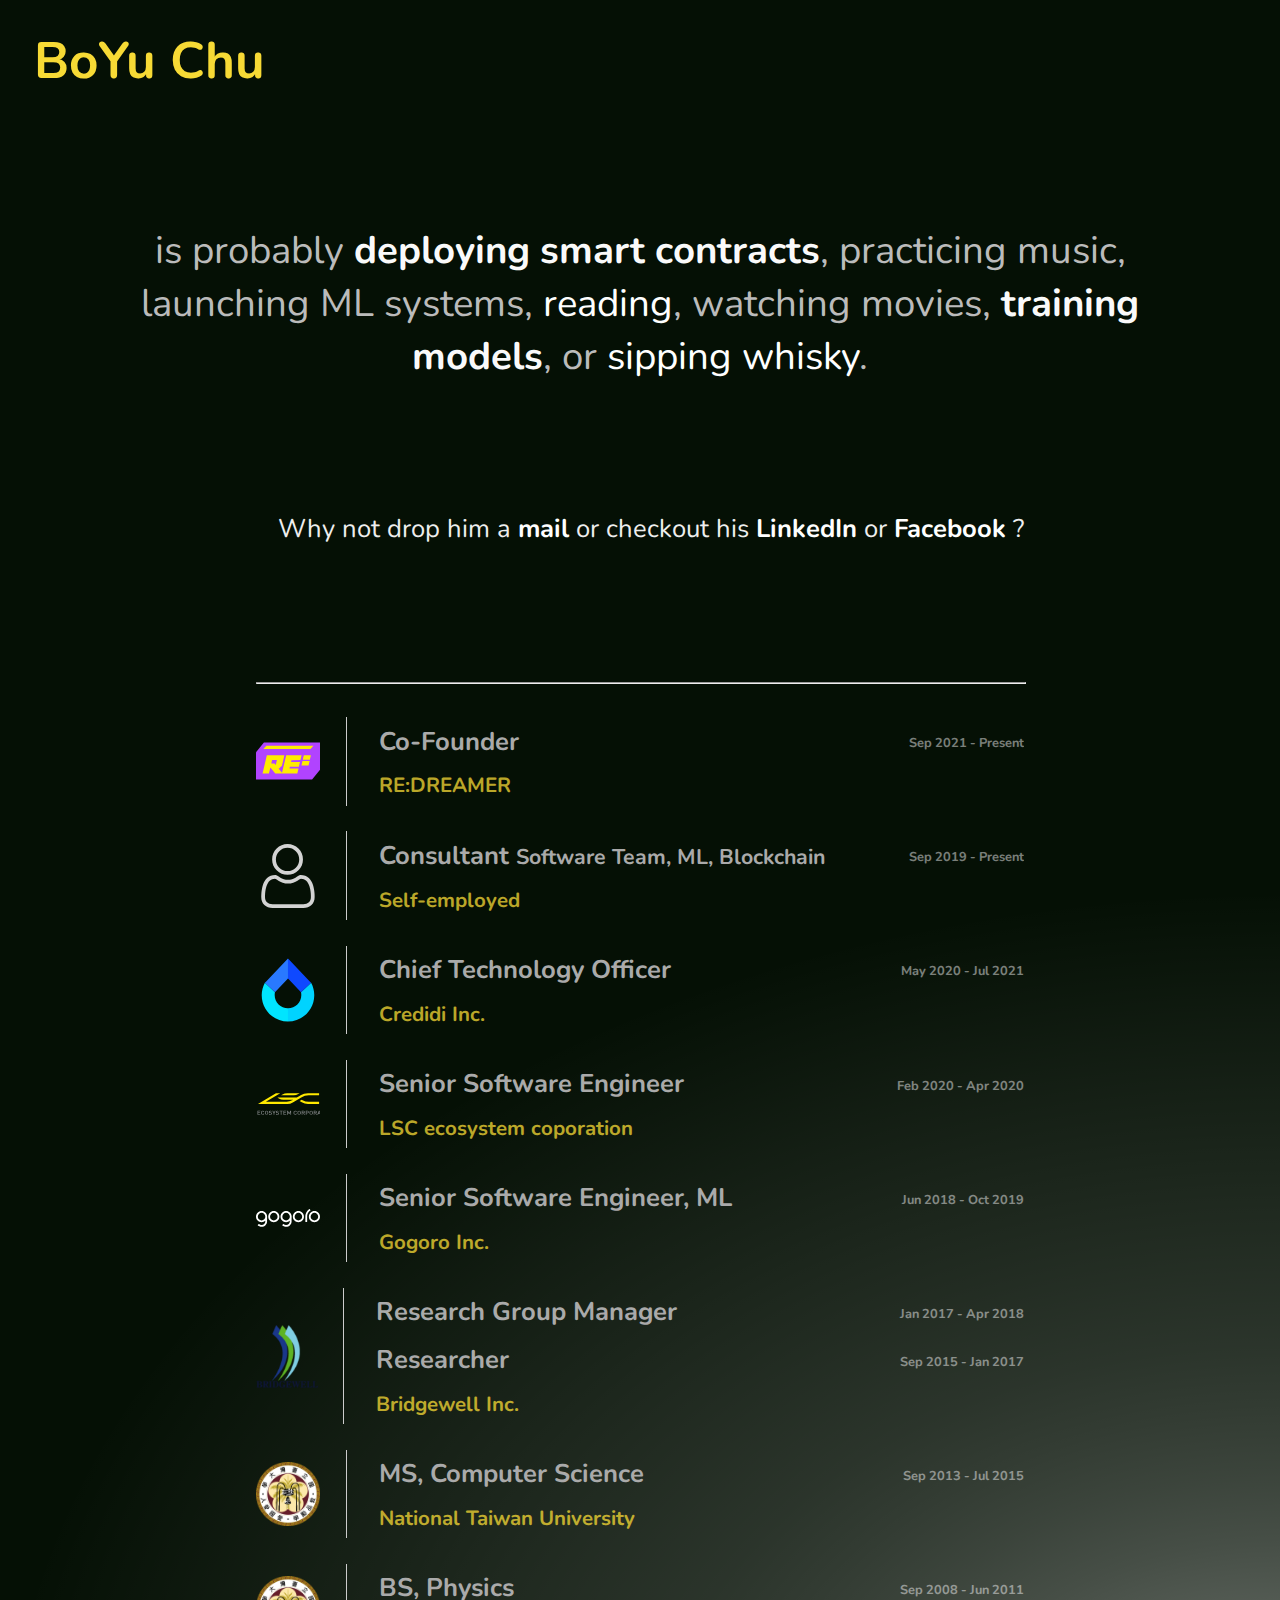
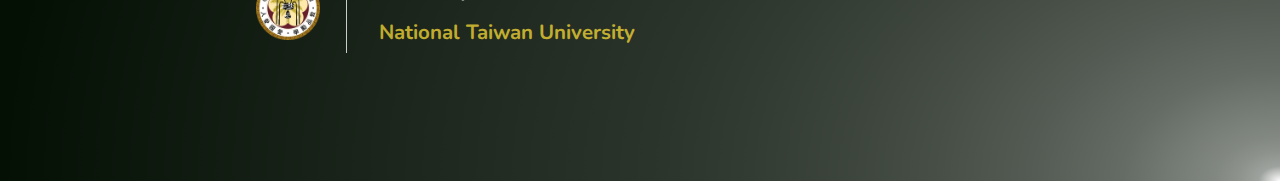
<file: index.html>
<html>
    <head>
        <meta charset="UTF-8">
        <title>BoYu Chu | Machine Learning Engineer, Data Scientist</title>
        <meta name="author" content="boyu chu">
        <meta name="description" content=
            "Boyu is a generalist, currently focus on data applications.
             Equipped with technical development skills and leading experience,
             his mission is to make fundamental improvements to the world."
        >
        <meta name="viewport" content="width=device-width, initial-scale=1">
        <meta property="og:title" content="BoYu Chu | Machine Learning Engineer, Data Scientist">
        <meta property="og:type" content="website">
        <meta property="og:url" content="https://chuboyu.github.io/">
        <meta property="og:image" content="https://chuboyu.github.io/images/thumbnail.jpg" />
        <meta property="og:site_name" content="Boyu Chu">
        <meta property="og:description" content=
            "Boyu is a generalist, currently focus on data applications.
             Equipped with technical development skills and leading experience,
             his mission is to make fundamental improvements to the world."
        >
        <meta property="og:locale" content="en_US">
        <link rel="canonical" href="https://chuboyu.github.io/" />
        <link rel="shortcut icon" type="image/x-icon" href="favicon.ico">
        <link href="https://fonts.googleapis.com/css?family=Nunito:300" rel="stylesheet">
        <link href="index.css?v=0.2" rel="stylesheet" type="text/css">
    </head>

    <body itemscope itemtype="http://schema.org/Movie">
        <header><h1 class="name">BoYu Chu</h1></header>

        <section class="summary">
            <p> 
                is probably
                <span class="highlight">deploying smart contracts</span>,
                practicing music,
                launching ML systems,
                <a href='#' onClick='alert("Coming Soon")'>reading</a>,
                watching movies, 
                <span class="highlight">training models</span>,
                or <a href='#' onClick='alert("Coming Soon")'>sipping whisky</a>.
            </p>
        </section>

        <section class="contact">
            Why not 
            drop him a <a href="mailto:chuboyu.tw@gmail.com">mail</a> or 
            checkout his <a href="https://www.linkedin.com/in/chuboyu/">LinkedIn</a> or <a href="https://www.linkedin.com/in/chuboyu/">Facebook</a> ?
            <!--take a look at his <a href="docs/chuboyu.pdf">resume</a>.-->
        </section>
       
        
        <section class="past">
            <hr>

            <div class="experience">
                <img class="logo" src="images/redreamer_logo.svg" alt="Self Logo">
                <div class="description">
                    <div class="position">  
                        <p class="title"> Co-Founder </p>
                        <p class="time"> Sep&nbsp2021 - Present</p>
                    </div>
                    <p class="institute"> RE:DREAMER </p>
                </div>
                
            </div>

            <div class="experience">
                <img class="logo" src="images/self.svg" alt="Self Logo">
                <div class="description">
                    <div class="position">  
                        <p class="title"> Consultant <small>Software Team, ML, Blockchain</small> </p>
                        <p class="time"> Sep&nbsp2019 - Present</p>
                    </div>
                    <p class="institute">Self-employed</p>
                </div>
                
            </div>

            <div class="experience">
                <img class="logo" src="images/credidi_logo.svg" alt="Credidi Logo">
                <div class="description">
                    <div class="position">
                        <p class="title">Chief Technology Officer</p>
                        <p class="time"> May&nbsp2020 - Jul 2021</p>
                    </div>
                    <p class="institute"> Credidi Inc.</p>
                </div>
            </div>

            <div class="experience">
                <img class="logo" src="images/lsc_logo.svg" alt="LSC Logo">
                <div class="description">
                    <div class="position">  
                        <p class="title">Senior Software Engineer</p> 
                        <p class="time"> Feb&nbsp2020 - Apr&nbsp2020</p>
                    </div>
                    <p class="institute"> LSC ecosystem coporation</p>
                </div>
            </div>

            <div class="experience">
                <img class="logo" src="images/gogoro_logo.svg" alt="Gogoro Logo">
                <div class="description">
                    <div class="position">  
                        <p class="title">Senior Software Engineer, ML</p>
                        <p class="time"> Jun&nbsp2018 - Oct&nbsp2019</p>
                    </div>
                    <p class="institute"> Gogoro Inc.</p>
                </div>
            </div>

            <div class="experience">
                <img class="logo" src="images/bridgewell_logo_mod.png" alt="Bridgewell Logo">
                <div class="description">
                    <div class="position"> 
                        <p class="title">Research Group Manager</p>
                        <p class="time"> Jan&nbsp2017 - Apr&nbsp2018 </p>
                    </div>
                    <div class="position"> 
                        <p class="title"> Researcher </p>
                        <p class="time"> Sep&nbsp2015 - Jan&nbsp2017 </p>
                    </div>
                    <p class="institute"> Bridgewell Inc.</p>
                </div>
            </div>

            <div class="experience">
                <img class="logo" src="images/NTU_logo.png" alt="NTU Logo">
                <div class="description">
                    <div class="position"> 
                        <p class="title"> MS, Computer Science </p>
                        <p class="time"> Sep&nbsp2013 - Jul&nbsp2015</p>
                    </div>
                    <p class="institute"> National Taiwan University</p>
                </div>
                
            </div>
<!--
            <div class="experience">
                <img class="logo" src="[data-uri]%3D" alt="" />
                <div class="description">
                    <div class="position"> Lead Engineer </p>
                    <p class="institute"> Arc Co., Ltd.</p>
                </div>
                <div class="time"> Jul&nbsp2012 - Sep&nbsp2013</div>
            </div>

            <div class="experience">
                <img class="logo" src="[data-uri]%3D" alt="" />
                <div class="description">
                    <div class="position"> Substituted Military Service </p>
                </div>
                <div class="time"> Jul&nbsp2011 - Jun&nbsp2012</div>
            </div>
-->
            <div class="experience">
                <img class="logo" src="images/NTU_logo.png" alt="NTU Logo">
                <div class="description">
                    <div class="position"> 
                        <p class="title"> BS, Physics </p>
                        <p class="time"> Sep&nbsp2008 - Jun&nbsp2011</p>
                    </div>
                    <p class="institute"> National Taiwan University</p>
                </div>
            </div>

        </section>


    </body>
</html>
</file>
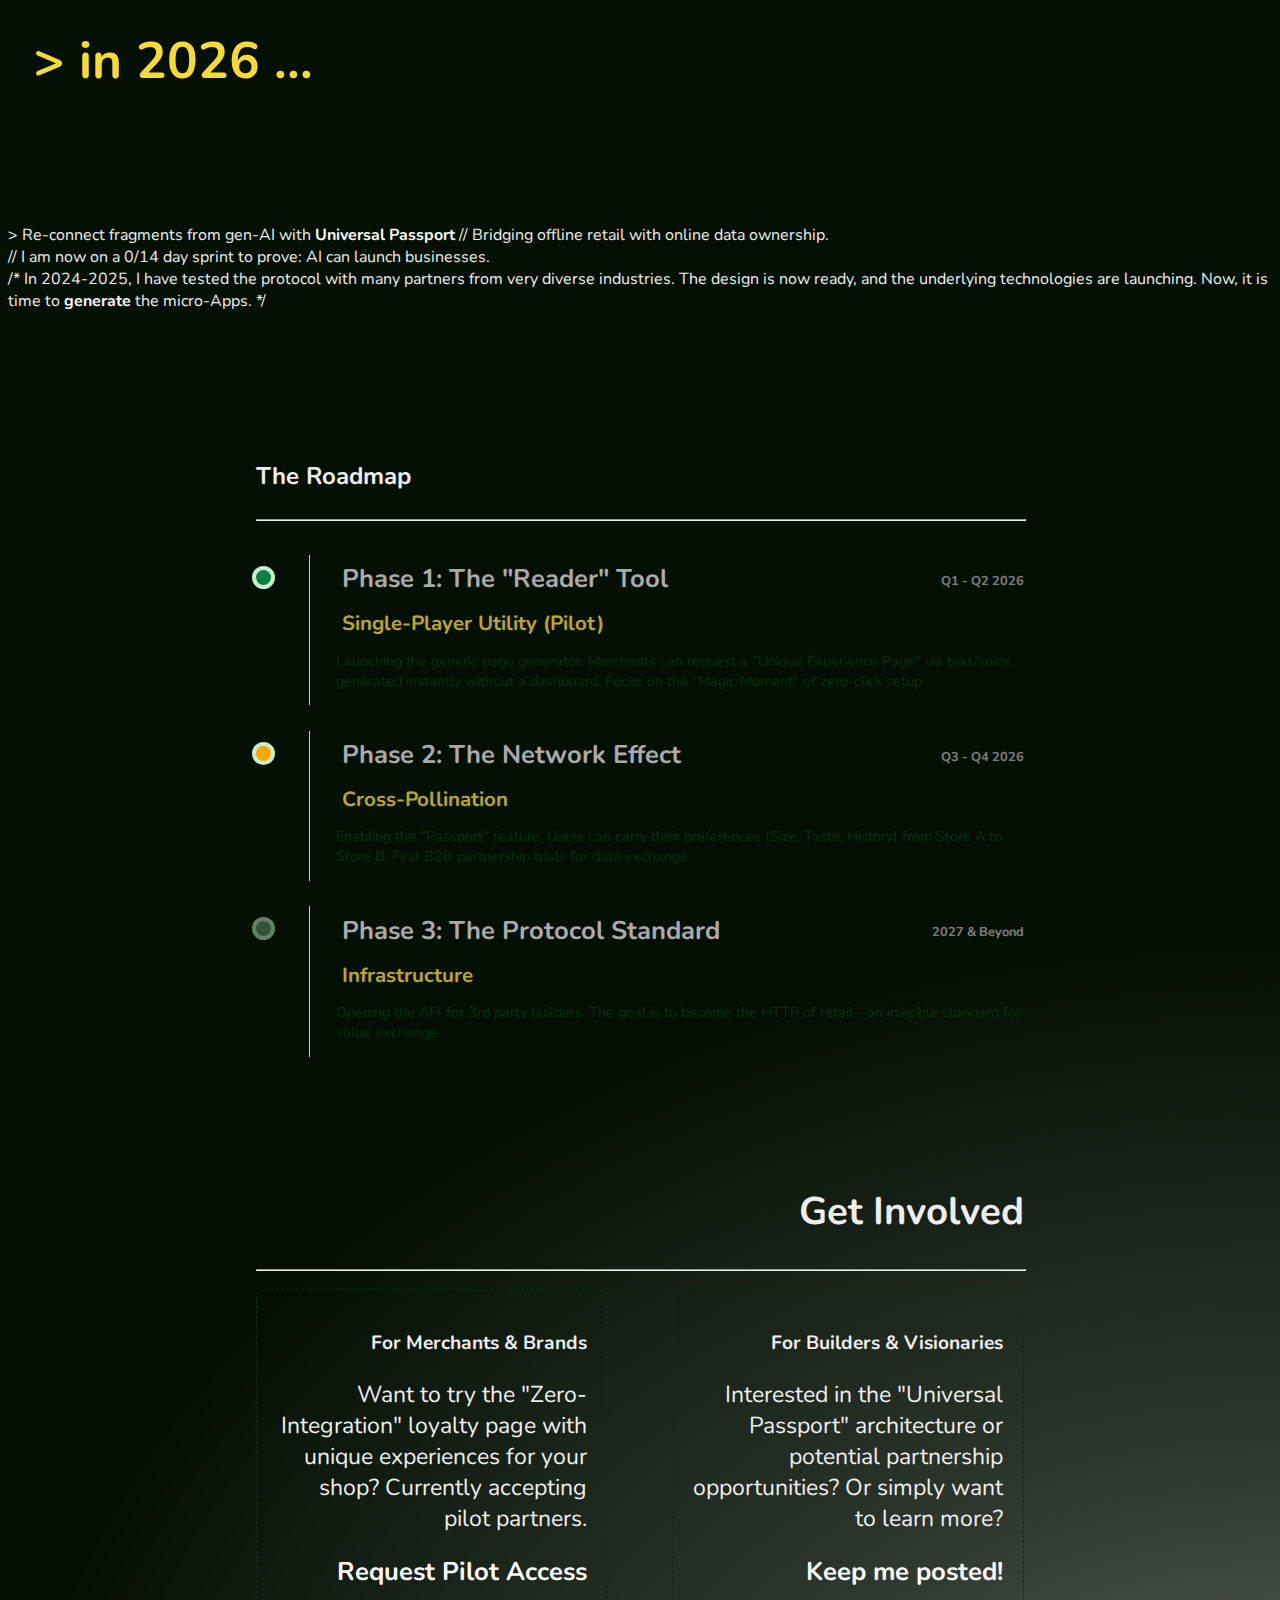
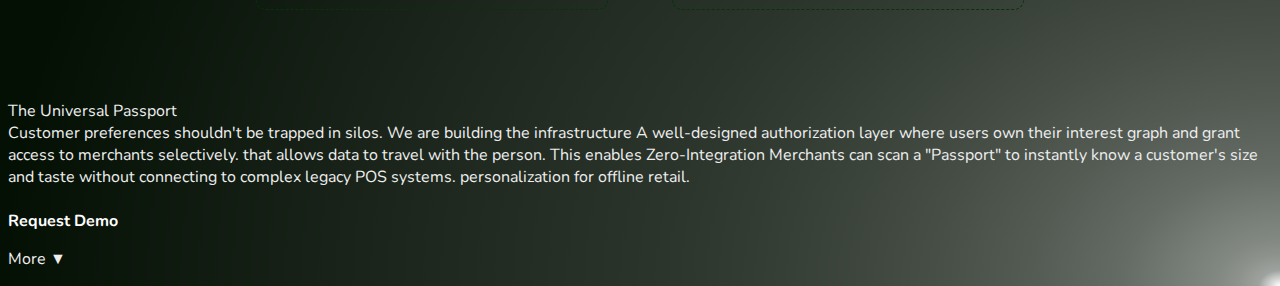
<file: 2026.html>
<!DOCTYPE html>
<html>
    <head>
        <meta charset="UTF-8">
        <title>Boyu's 2026 Plan</title>
        <meta name="author" content="boyu chu">
        <meta name="description" content="Boyu's strategic roadmap for 2026: The Universal Passport infrastructure.">
        <meta name="viewport" content="width=device-width, initial-scale=1">
        
        <link href="https://fonts.googleapis.com/css?family=Nunito:100,300,500,700,900" rel="stylesheet">
        <link href="css/main.css?v=0.3" rel="stylesheet" type="text/css">
        
        <style>
            /* Specific tweaks for the Roadmap visual to replace Image Logos with Dots */
            .roadmap-marker {
                width: 15px;
                height: 15px;
                background-color: #0B8043; /* Green accent */
                border-radius: 50%;
                flex: 0 0 auto;
                margin-top: 15px; /* Align with text top */
                margin-right: max(1vw, 10px);
                box-shadow: 0 0 0 4px #c7edcc; /* Creates a gap effect */
            }
            
            .roadmap-desc {
                margin-top: 0.5em;
                font-size: 0.9em;
                color: #06330c;
                opacity: 0.9;
            }

            .cta-container {
                display: flex;
                flex-wrap: wrap;
                gap: 5vw;
                justify-content: space-between;
                margin-top: 2vh;
            }

            .cta-box {
                flex: 1;
                min-width: 250px;
                padding: 20px;
                border: 1px dashed #06330c;
                border-radius: 10px;
            }
            
            .cta-text {
                margin-bottom: 15px;
                font-size: max(1.5vw, 16px);
                font-weight: bold;
            }
        </style>
    </head>

    <body>
        <header><h1 class="name">> in 2026 ...</h1></header>

        <section class="thesis" id="thesis-section">
            <div class="vision">
                <span class="valueprop">
                    <span>></span> 
                    <span>
                        Re-connect fragments from gen-AI with <span class="highlight pop-up-trigger" data-card="universal-passport">Universal Passport</span>
                    </span>
                </span>
                <span class="current">// Bridging offline retail with online data ownership.</span>
            </div>
            
            <div class="comments">
                // I am now on a 0/14 day sprint to prove: AI can launch businesses. <br/>
                /* 
                In 2024-2025, I have tested the protocol with many partners from very diverse industries.
                The design is now ready, and the underlying technologies are launching.
                Now, it is time to <span class="highlight"> generate </span> the micro-Apps. 
                */
            </div>
        </section>

        <section class="past" id="roadmap-section">
            <h2>The Roadmap</h2>
            <hr>
            
            <div class="experience">
                <div class="roadmap-marker"></div>
                <div class="description">
                    <div class="position">  
                        <p class="title"> Phase 1: The "Reader" Tool </p>
                        <p class="time"> Q1 - Q2 2026</p>
                    </div>
                    <p class="institute"> Single-Player Utility (Pilot)</p>
                    <p class="roadmap-desc">
                        Launching the generic page generator. Merchants can request a "Unique Experience Page" via text/voice, generated instantly without a dashboard. Focus on the "Magic Moment" of zero-click setup.
                    </p>
                </div>
            </div>

            <div class="experience">
                <div class="roadmap-marker" style="background-color: #FFa600;"></div> <div class="description">
                    <div class="position">  
                        <p class="title"> Phase 2: The Network Effect </p>
                        <p class="time"> Q3 - Q4 2026</p>
                    </div>
                    <p class="institute"> Cross-Pollination </p>
                    <p class="roadmap-desc">
                        Enabling the "Passport" feature. Users can carry their preferences (Size, Taste, History) from Store A to Store B. First B2B partnership trials for data exchange.
                    </p>
                </div>
            </div>

            <div class="experience">
                <div class="roadmap-marker" style="background-color: #5f9867; opacity: 0.5;"></div> <div class="description">
                    <div class="position">  
                        <p class="title"> Phase 3: The Protocol Standard </p>
                        <p class="time"> 2027 & Beyond</p>
                    </div>
                    <p class="institute"> Infrastructure </p>
                    <p class="roadmap-desc">
                        Opening the API for 3rd party builders. The goal is to become the HTTP of retail—an invisible standard for value exchange.
                    </p>
                </div>
            </div>
        </section>

        <section class="contact" style="margin-bottom: 10vh;">
            <h2>Get Involved</h2>
            <hr>
            
            <div class="cta-container">
                <div class="cta-box">
                    <p class="cta-text">For Merchants & Brands</p>
                    <p style="font-size: 0.9em; margin-bottom: 20px;">
                        Want to try the "Zero-Integration" loyalty page with unique experiences for your shop? Currently accepting pilot partners.
                    </p>
                    <a class="call-to-action" 
                       href="mailto:y@chuboyu.tw?subject=Requesting%20Pilot%20Access&body=Hi%20Boyu%2C%0A%0AI%20run%20a%20store%2Fbrand%20called%20%5BName%5D%20and%20I'm%20interested%20in%20the%20pilot.%0A%0ABest%2C%0A">
                       Request Pilot Access
                    </a>
                </div>

                <div class="cta-box">
                    <p class="cta-text">For Builders & Visionaries</p>
                    <p style="font-size: 0.9em; margin-bottom: 20px;">
                        Interested in the "Universal Passport" architecture or potential partnership opportunities? Or simply want to learn more?
                    </p>
                    <a class="call-to-action" 
                       href="mailto:y@chuboyu.tw?subject=Partnership%20Inquiry&body=Hi%20Boyu%2C%0A%0AI'm%20interested%20in%20discussing%20the%20infrastructure%20side%20of%20your%202026%20plan.%0A%0ACheers%2C%0A">
                       Keep me posted!
                    </a>
                </div>
            </div>

        </section>

        <div id="pop-up-container">
          <div class="pop-up-card" id="universal-passport-card">
                <div class="pop-up-title">The Universal Passport</div>
                <div class="pop-up-content">
                    Customer preferences shouldn't be trapped in silos. We are building the
                    <span class="tooltip-container">
                        infrastructure
                        <span class="tooltip-text">
                            A well-designed authorization layer where users own their interest graph and grant access to merchants selectively.
                        </span>
                    </span>
                    that allows data to travel with the person. This enables
                    <span class="tooltip-container">
                        Zero-Integration
                        <span class="tooltip-text">
                            Merchants can scan a "Passport" to instantly know a customer's size and taste without connecting to complex legacy POS systems.
                        </span>
                    </span>
                    personalization for offline retail.
                    <br/><br/>
                    <a class="call-to-action" href="mailto:y@chuboyu.tw?subject=Universal%20Passport%20Demo&body=Hi%20Boyu%2C%0A%0AI'm%20interested%20in%20seeing%20how%20the%20Universal%20Passport%20works.">Request Demo</a>
                </div>
            </div>
        </div>

        <div id="scroll-hint-banner">
            <p> More ▼ </p>
        </div>
        <script src="popup.js"></script> 

    </body>
</html>
</file>
<file: index.css>
@import "css/main.css";
@import "css/narrow.css";
@import "css/4k.css";
</file>
<file: css/main.css>
body {
    font-family: 'Nunito', sans-serif;
    background-image: 
        radial-gradient(100% 50% at 100% 100%, #ffffff,5% ,transparent);
    background-color:#051005;
    color: #eee;
}

hr {
    width: 100%;
    background-color: #ccc;
    align-self: center;
}

a,
a:visited {
    text-decoration: none;
    color: #fff;
    font-weight: bold;
}
a:hover {
    color: #F7DA35
}

.name {
    margin: 2vw auto 10vw 2vw;
    font-size: 4vw;
    color: #F7DA35;
}

.highlight {
    font-weight: bold;
    color: #fafafa;
}

.summary {
    color: #bbb;
    max-width: 80vw;
    font-size: 3vw;
    margin: 10vw auto 10vw auto;
    text-align: center;
}
.summary a{
    font-weight: normal;
}

.contact {
    max-width: 60vw;
    font-size: 2vw;
    margin: 10vw auto 10vw auto;
    text-align: right;
}

.past {
    max-width: 60vw;
    margin: 10vw auto 10vw auto;
    display: flex;
    flex-flow: column;
}

.experience {
    margin-top: 2vw;
    display:flex;
}

.logo {
    width: 5vw;
    height: 5vw;
    flex:0 1 auto;
    align-self: center;
}

.round {
    border-radius: 50%;
}

.description {
    border-left: 1px solid #ccc;
    width:100%;
    margin-left: 2vw;
    padding-left: 2vw;
    display: flex;
    flex-flow: column;
}

.institute {
    margin: 0.5vw;
    font-size: 1.6vw;
    font-weight: bold;
    color: #F7DA35;
    opacity: 0.75;
    text-align: left;
}

.position {
    display:flex;
    width: 100%;
    justify-content: space-between;
}

.title{
    margin: 0.5vw;
    font-size: 2vw;
    color:#aaa;
    font-weight: bold;
    flex: 0 1 auto;
    align-self: flex-end;
}

.time {
    font-size: 1vw;
    text-align: right;
    opacity: 0.5;
    font-weight: bold;
    flex: 0 2 auto;
    align-self: flex-end;
}
</file>
